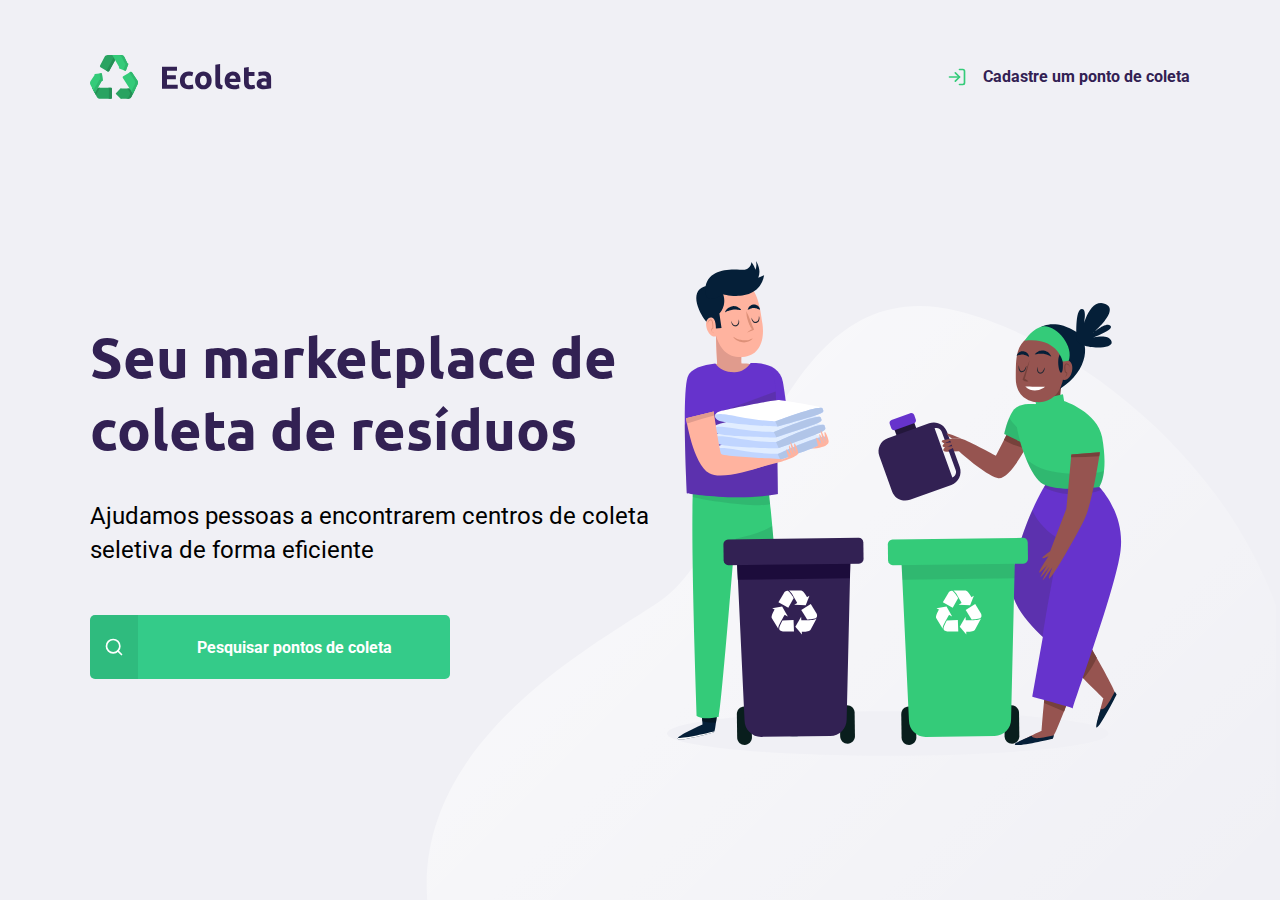
<file: index.html>
<!DOCTYPE html>

<html lang="pt-br">

    <head>
        
        <meta charset="UTF-8">
        <meta name="viewport" content="width=device-width, initial-scale=1.0">
        
        <title>Ecoleta</title>

        <link href="https://fonts.googleapis.com/css2?family=Roboto:ital,wght@0,100;0,300;0,400;0,500;0,700;0,900;1,100;1,300;1,400;1,500;1,700;1,900&display=swap" rel="stylesheet">
        <link href="https://fonts.googleapis.com/css2?family=Ubuntu:ital,wght@0,300;0,400;0,500;0,700;1,300;1,400;1,500;1,700&display=swap" rel="stylesheet">

        <link href="principal.css" rel="stylesheet">
        <link href="home.css" rel="stylesheet">
        <link href="index-modal.css" rel="stylesheet">
        <link href="responsivo.css" rel="stylesheet">

    </head>

    <body>

        <div id = "pagina-home">

            <div class = "conteudo">
                <header class = "header-principal">
                    <img src = "extras-aula-1/icones/logo.svg" alt = "Logo da Ecoleta">
                    <a href = "criar-ponto.html">
                        <span> </span>
                        Cadastre um ponto de coleta
                    </a>
    
                </header>

                <main>

                    <h1>Seu marketplace de coleta de resíduos</h1>
            
                    <p>Ajudamos pessoas a encontrarem centros de coleta seletiva de forma eficiente</p>
            
                    <a role = "button">
                        <span class = "lupa-botao"></span>
                        <strong>Pesquisar pontos de coleta</strong></a>



                </main>
    
                </div>
    
        </div>


        
        <div id="modal" class = "hidden">
            <div class = "content">
                <div class="header">
                    <h1>Pontos de Coleta</h1>
                    <a ref = "#">Fechar</a>
                </div>

                <form action = "resultado-busca.html">
                    <label for = "search">Cidade ou Estado</label>

                    <div class="search-field">
                        <input type = "text" name = "searc" placeholder = "Pesquise por cidade"></input>
                        
                        <button>
                            <img src = "extras-aula-1/icones/search.svg" alt = "buscar">
                        </button>
                        

                    </div>
                </form>

            </div>
                
        </div>


        <script src = "scripts/index.js"></script>

    </body>

</html>
</file>
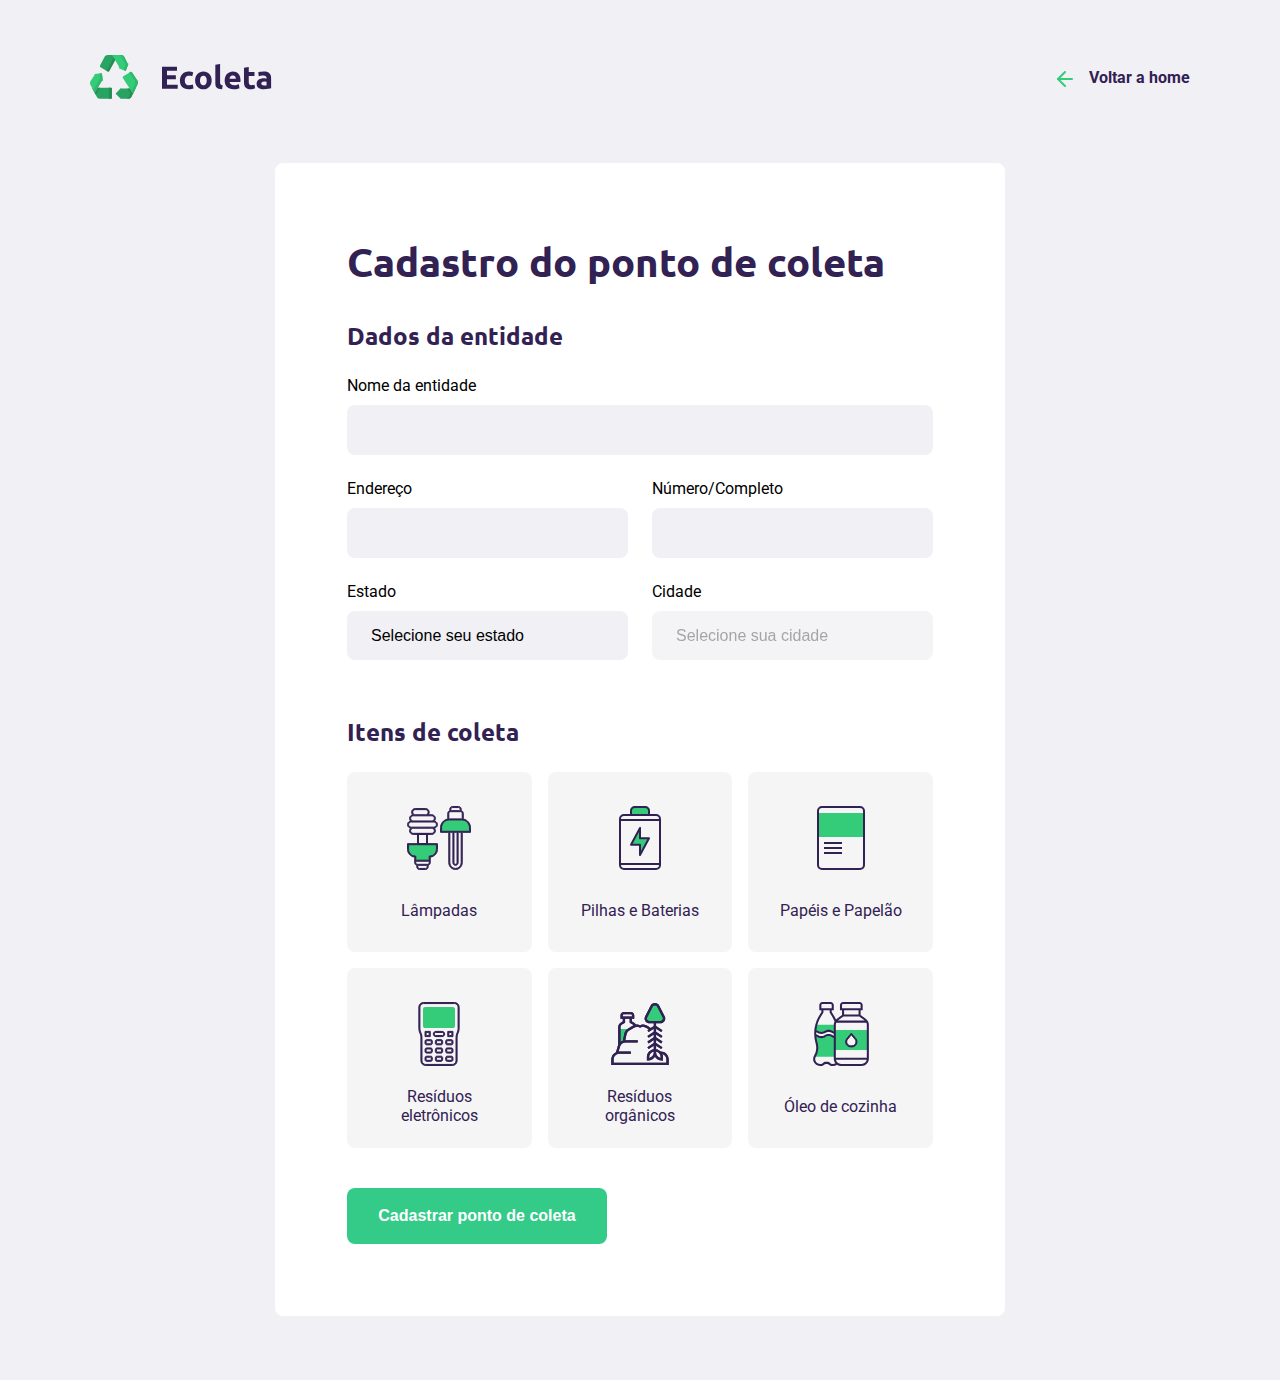
<file: criar-ponto.html>
<!DOCTYPE html>

<html lang="pt-br">

    <head>
        
        <meta charset="UTF-8">
        <meta name="viewport" content="width=device-width, initial-scale=1.0">
        
        <title>Criar um ponto de coleta</title>

        <link href="https://fonts.googleapis.com/css2?family=Roboto:ital,wght@0,100;0,300;0,400;0,500;0,700;0,900;1,100;1,300;1,400;1,500;1,700;1,900&display=swap" rel="stylesheet">
        <link href="https://fonts.googleapis.com/css2?family=Ubuntu:ital,wght@0,300;0,400;0,500;0,700;1,300;1,400;1,500;1,700&display=swap" rel="stylesheet">

        <link href="principal.css" rel="stylesheet">
        <link href="criar-ponto.css" rel="stylesheet">
        <link href="responsivo.css" rel="stylesheet">
        

    </head>

    <body>

        <div id = "pagina-criar-ponto">

                <header class = "header-criar-ponto">
                    <img src = "extras-aula-1/icones/logo.svg" alt = "Logo da Ecoleta">
                    <a href = "index.html">
                        <span> </span>
                        Voltar a home
                    </a>
    
                </header>

                
                <form action = "">

                    <h1>Cadastro do ponto de coleta</h1>                    

                    <!-- Formulário para inserir dados -->
                    <fieldset>
                        <legend>
                            <h2>Dados da entidade</h2>
                        </legend>

                            <div class="campos">
                                <label for = "nome">Nome da entidade</label>
                                <input type = "text" name = "nome" required>

                            </div>

                            <div class="campos-agrupados">
                            
                                <div class="campos">
                                    <label for="address">Endereço</label>
                                    <input type="text" name = "address" required>
                                    
                                </div>

                                <div class="campos">
                                    <label for="address-number">Número/Completo</label>
                                    <input type="text" name = "address-number" required>
                                    
                                </div>

                            </div>

                            <div class="campos-agrupados">
                            
                                <div class="campos">
                                    <label for="uf">Estado</label>
                                    <select name = "uf" id = "">
                                        <option value = "">Selecione seu estado</option>
                                    </select>

                                    <input type = "hidden" name = "estado" required></input>
                                    
                                </div>
                                
                                
                                <div class="campos">
                                    <label for="cities">Cidade</label>
                                    <select name = "cities" disabled>
                                        <option vale = "" required>Selecione sua cidade</option>
                                    </select>

                                </div>

                            </div>
                        

                    </fieldset>

                    <!-- itens -->
                       
                    <fieldset>
                        <legend>
                            <h2>Itens de coleta</h2>
                        </legend>

                        <!-- para criar uma classe rapido .nome-da-classe-->

                        <div class = "grid-itens-coleta">
                        
                            <li data-id = "1"><img src = "extras-aula-1/icones/lampadas.svg" alt = "Item que coleta: Lâmpadas.">
                                <span>Lâmpadas</span>
                            </li>

                            <li data-id = "2"><img src = "extras-aula-1/icones/baterias.svg" alt = "Item que coleta: Pilhas e Baterias.">
                                <span>Pilhas e Baterias</span>
                            </li>

                            <li data-id = "3"><img src = "extras-aula-1/icones/papeis-papelao.svg" alt = "Item que coleta: Papéis e Papelão.">
                                <span>Papéis e Papelão</span>
                            </li>

                            <li data-id = "4"><img src = "extras-aula-1/icones/eletronicos.svg" alt = "Item que coleta: Resíduos eletrônicos.">
                                <span>Resíduos eletrônicos</span>
                            </li>

                            <li data-id = "5"><img src = "extras-aula-1/icones/organicos.svg" alt = "Item que coleta: Resíduos orgânicos.">
                                <span>Resíduos orgânicos</span>
                            </li>

                            <li data-id = "6"><img src = "extras-aula-1/icones/oleo.svg" alt = "Item que coleta: Óleo de coziha.">
                                <span>Óleo de cozinha</span>
                            </li>

                        </div>

                        <input type = "hidden" name = "itens">


                    
                    </fieldset>
                    
                    <button type = "submit">Cadastrar ponto de coleta</button>

                    


                </form>
    
        </div>



        <script src = "scripts/criar-ponto.js"></script>


    </body>

</html>
</file>
<file: principal.css>
:root{

    --title-color:#322153;
    --verde:#34cb89;
}

*{

    margin:0;
    padding:0;
    box-sizing: border-box;
}

html{
    font-family:'Roboto', sans-serif;
}


/*BOX MODEL

TODA CAIXA TEM: largura, altura, espaçamento,
preenchimentos, bordas, cor, fundo, mandeira como
é vista pelo html(display)

*/

body{

    background:#f0f0f5;
    -webkit-font-smoothing: antialiased;
}

.header-principal {

    display:flex;
    align-items:center;
    justify-content: space-between;
    margin-top:5%;


}


h1, h2, h3, h4, h5, h6{
    font-family: 'Ubuntu', sans-serif;
    color: var(--title-color);
}


main a {
        width:100%;
        max-width:360px;
        height:4em;
        background: var(--verde);
        border:none;

        border-radius:5px;
        display:flex;
        align-items: center;
        margin-top:3em;
        color:white;
        cursor: pointer;


}

main a:hover{
    background-color:#2fb86e;
    transition: background-color 400ms;

}

main a span{
    background-color:rgba(0,0,0, 0.08);
    width:3em;
    height:4em;
    border-radius: 5px 0 0 5px;

    display:flex;
    align-items:center;
    justify-content:center;
}
</file>
<file: home.css>
#pagina-home{
    background: url("extras-aula-1/icones/home-background.svg") no-repeat;
    height:100vh;
    background-position: bottom right 15%;

}
#pagina-home .conteudo{
    width:90%;
    max-width:1100px;
    margin: 0 auto ;
    height:100%;
    display:flex;
    flex-direction:column;

}

#pagina-home header a{

    display:flex;
    text-decoration:none;
    font-weight:700;
    color: var(--title-color);
}


#pagina-home header span{
    
    margin-right:16px;
    display:flex;
    background: url("extras-aula-1/icones/log-in.svg") no-repeat;
    width:20px;
    height:20px;
}

#pagina-home main{
    max-width:560px;
  flex:1;
  display:flex;
  flex-direction: column;
  justify-content:center;
}

#pagina-home main h1{
    font-size:3.5em;
    
}


#pagina-home p{

    font-size:1.5em;
    line-height:1.4em;
    margin-top:1.5em;
}


#pagina-home .lupa-botao::after{
    content:"";
    background-image: url("extras-aula-1/icones/search.svg");
    
    width:20px;
    height:20px;

}

#pagina-home strong{
    flex:1;
    text-align:center;
}
</file>
<file: index-modal.css>
:root{
    --fundo-input:#f0f0f5;
    --verde:#34cb89;
    --title-color:#322153;
}


/*Técnica para criar uma seção

#modal{

    background-color:#0e0414;
    height:100vh;
    width:100vw;


}

*/

/*Para colocar uma seção em cima da outra */

#modal{

    /* fazendo canal alfa no hexadecimal*/
    background-color:#0e0a14ef;
    
    align-items:center;
    display:flex;
    justify-content:center;
    
    position:fixed;
    top:0;
    
    height:100vh;
    width:100vw;

    transition:400ms;



}

#modal.hidden{

    display:none;
}

#modal .content {

    color:white;
    width:420px;
}

#modal .header {
    display:flex;
    align-items:center;
    justify-content:space-between;
    margin-bottom:48px;
}

/*Criando uma solução para leitores de tela, mostra a palavra "fechar" para leitores*/

#modal .header a {
    background-image:url("extras-aula-1/icones/x.svg");

    width:20px;
    height:20px;

    font-size:0.01px;

    cursor: pointer;

}

#modal .header h1{

    color:white;
    font-size:35px;
    line-height:42px;

}

#modal form label {

    font-size:14px;
    height: 16px;
    display:block;
    margin-bottom:8px;
}

#modal form .search-field{

    display:flex;
}

/*para fazer o campo ter toda a largura da tela*/

#modal form input {
    background-color:var(--fundo-input);
    border-radius:8px 0 0 8px;
    border:none;
    flex:1;

    padding:16px 24px;

    font-size:16px;
    color:#6c6c80;

}

#modal form button{

    width:72px;
    height:72px;

    background-color:var(--verde);

    border:none;
    border-radius:0 8px 8px 0;

    transition:400ms;
}

#modal form button:hover{

    background-color: #2fb85e;
}
</file>
<file: responsivo.css>
/********PARTE MOBILE***********/


@media (max-width:1375px){

    #pagina-home{
        background-size:850px;
        background-position: bottom right 1%;
    
    }

}

@media (max-width:1175px){

    #pagina-home{
        background-size:700px;
    
    }

}


@media (max-width:900px){

    #pagina-home{
        background: none;
    }

    #pagina-home .conteudo{

        align-items:center;
        text-align:center;
    }

    .header-principal a {
        position:absolute;
        bottom:48px;
        
        left:50%;

        transform: translateX(-50%);
    }

    #pagina-home main {

        align-items:center;
    }

    #pagina-resultado-pesquisa .cartoes{

        grid-template-columns: 2fr;

    }

    #pagina-resultado-pesquisa .cartoes img{
        height:300px;
    }

}

@media (min-width:1700px){
    
    #pagina-home{
        background-position-x:45vw;
    }

}

@media (max-height:760px){

    #pagina-home{
        background-position-y:50px;
    }



}
</file>
<file: criar-ponto.css>
.header-criar-ponto{
    display:flex;
    align-items:center;
    justify-content: space-between;
    margin-top:5%;
}

#pagina-criar-ponto{

    max-width:1100px;
    margin:0 auto;
    width:90%;

}

#pagina-criar-ponto .header-criar-ponto a {
    
    align-items:center;
    color: var(--title-color);
    display:flex;
    font-weight:700;
    text-decoration:none;
    
}

#pagina-criar-ponto .header-criar-ponto span {
    
    background-image: url("extras-aula-1/icones/arrow-left.svg");
    display:flex;
    margin-right:16px;
    height:20px;
    width:20px;
    
}

form {
    background:white;
    border-radius:8px;
    margin:4em auto;
    max-width:730px;
    padding:4.5em;

}

form h1 {

    font-size:2.5em;
}

form fieldset{
    
    border:0;
    margin-top:2em;
    
}

form legend {
    margin-bottom:1.5em;
}

form input,
form select {
    background-color:#F0F0F5;
    border:0;
    border-radius:8px;
    font-size:16px;
    padding:16px 24px;
}

form select{
    -webkit-appearance: none;
    -moz-appearance: none;
    appearance: none;
}

form .campos{
    display:flex;
    flex:1;
    flex-direction: column;
    margin-bottom:1.5em;

}

form .campos-agrupados{
    display:flex;

}

form label {
    margin-bottom:10px;
}

/*referenciando o segundo campo*/
form .campos-agrupados .campos + .campos{

    margin-left:24px;

}

form button {
    background-color: var(--verde);
    border:0;
    border-radius:8px;
    color: white;
    font-weight: 700;
    font-size:16px;
    margin-top:40px;

    width:260px;
    height:56px;

    transition: background-color 400ms;

}

form button:hover{
    background-color:#2fb86e;
}


.grid-itens-coleta{
    display:grid;
    grid-template-columns: 1fr 1fr 1fr; /* configura as colunas em frações*/
    gap:1em; /*Propriedade que cria um gap entre as colunas*/
}

.grid-itens-coleta li {

    
    background:#f5f5f5;
    border:2px solid #f5f5f5;
    border-radius:8px;
    cursor:pointer;
    display:flex;
    flex-direction:column;
    list-style:none;

    align-items:center;
    justify-content:space-between;

    padding:32px 24px 16px;
    text-align:center;
    height:180px;

}

.grid-itens-coleta li span{
    
    color:var(--title-color);

    flex:1; /*Para preencher sozinho o tamanho*/
    display:flex;
    align-items:center;

    margin-top:16px;
}

.grid-itens-coleta li.item-selecionado{ /*procurar uma classe dentro do elemento li*/

    background:#e1faec;
    border:2px solid #34cb79;
}

.grid-itens-coleta li img,
.grid-itens-coleta span{

    pointer-events:none; /*Target sempre será o li inteiro*/
}
</file>
